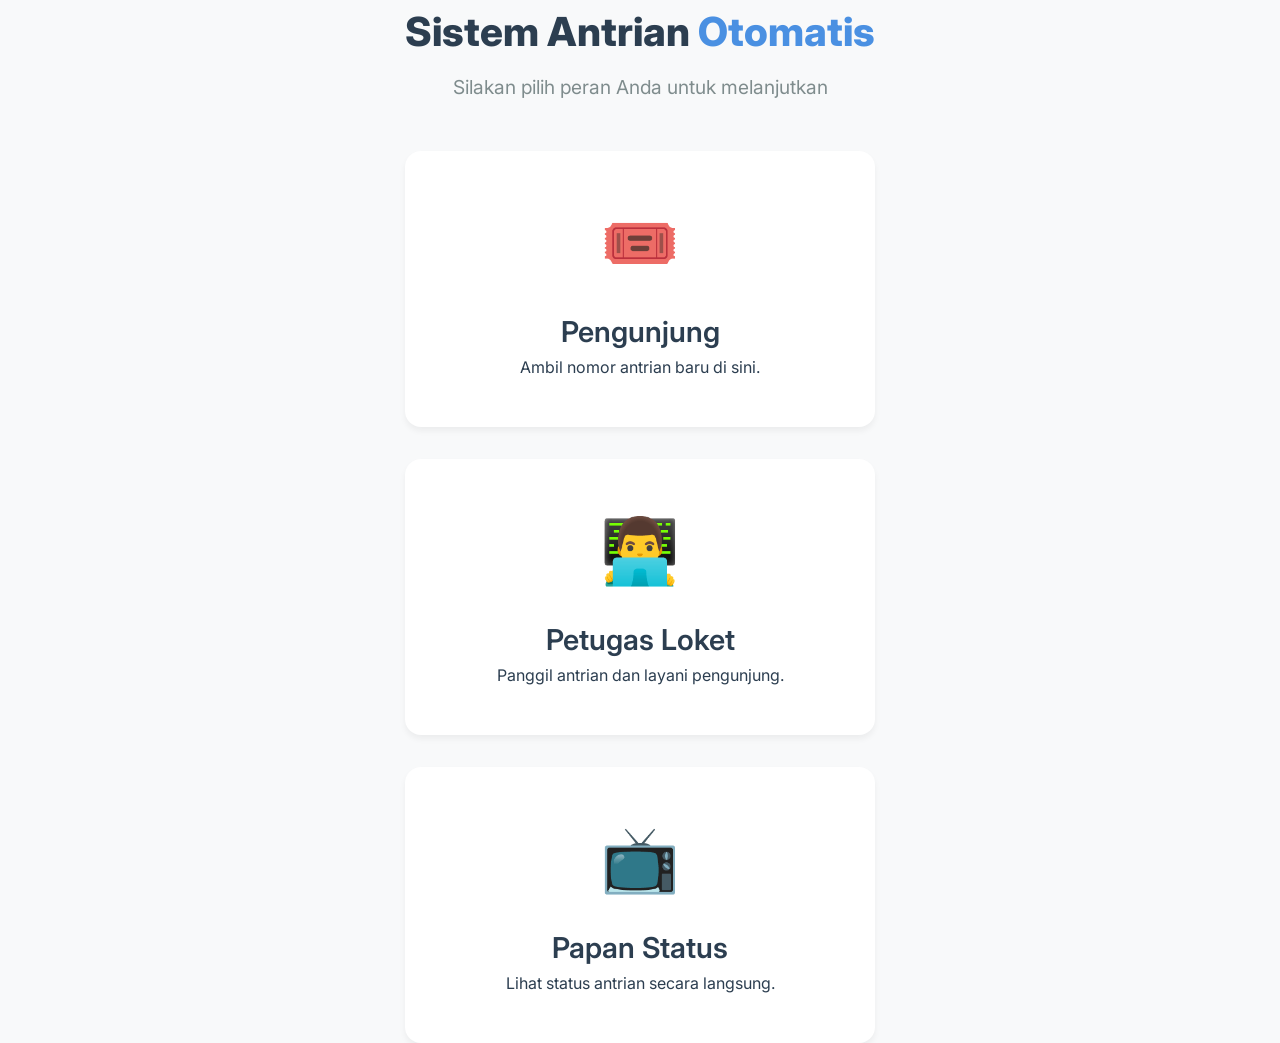
<file: web/index.html>
<!DOCTYPE html>
<html lang="id">
<head>
    <meta charset="UTF-8">
    <meta name="viewport" content="width=device-width, initial-scale=1.0">
    <title>Sistem Antrian SMANBA</title>
    <link rel="stylesheet" href="style.css">
    <link href="https://fonts.googleapis.com/css2?family=Inter:wght@400;600;800&display=swap" rel="stylesheet">
</head>
<body class="index-body">
    <div class="container text-center">
        <h1 class="main-title">Sistem Antrian <span class="highlight">Otomatis</span></h1>
        <p class="subtitle">Silakan pilih peran Anda untuk melanjutkan</p>
        
        <div class="card-grid">
            <a href="user.html" class="role-card user-card">
                <div class="icon">🎟️</div>
                <h2>Pengunjung</h2>
                <p>Ambil nomor antrian baru di sini.</p>
            </a>
            
            <a href="admin.html" class="role-card admin-card">
                <div class="icon">👨‍💻</div>
                <h2>Petugas Loket</h2>
                <p>Panggil antrian dan layani pengunjung.</p>
            </a>
            
            <a href="display.html" class="role-card display-card">
                <div class="icon">📺</div>
                <h2>Papan Status</h2>
                <p>Lihat status antrian secara langsung.</p>
            </a>
        </div>
    </div>
</body>
</html>
</file>
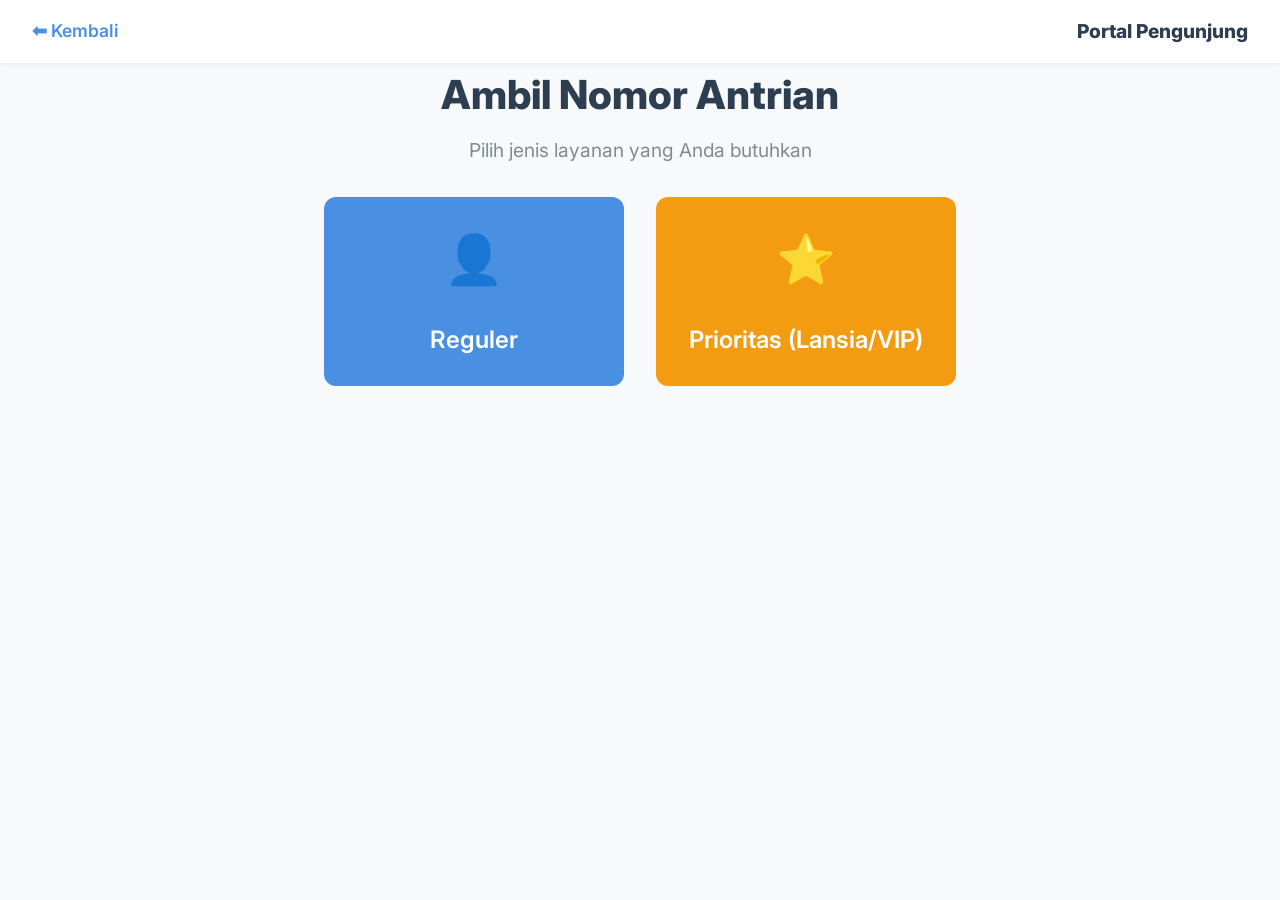
<file: web/user.html>
<!DOCTYPE html>
<html lang="id">
<head>
    <meta charset="UTF-8">
    <meta name="viewport" content="width=device-width, initial-scale=1.0">
    <title>Ambil Antrian</title>
    <link rel="stylesheet" href="style.css">
    <link href="https://fonts.googleapis.com/css2?family=Inter:wght@400;600;800&display=swap" rel="stylesheet">
</head>
<body>
    <nav class="navbar">
        <a href="index.html" class="back-btn">⬅ Kembali</a>
        <div class="nav-title">Portal Pengunjung</div>
    </nav>

    <div class="container text-center mt-xl">
        <h1>Ambil Nomor Antrian</h1>
        <p class="subtitle mb-l">Pilih jenis layanan yang Anda butuhkan</p>

        <div class="action-grid">
            <button class="btn btn-primary btn-large" onclick="ambilAntrian('reguler')">
                <span class="icon-large">👤</span>
                <br>Reguler
            </button>
            <button class="btn btn-warning btn-large" onclick="ambilAntrian('prioritas')">
                <span class="icon-large">⭐</span>
                <br>Prioritas (Lansia/VIP)
            </button>
        </div>

        <div id="result-box" class="result-box hidden">
            <p>Nomor Antrian Anda:</p>
            <h2 id="nomor-anda" class="huge-number">--</h2>
            <p id="tipe-anda" class="badge">--</p>
            <p class="mt-m text-muted">Silakan duduk dan tunggu nomor Anda dipanggil.</p>
        </div>
    </div>

    <script src="script.js"></script>
</body>
</html>
</file>
<file: web/style.css>
:root {
    --primary: #4A90E2;    /* Soft Blue */
    --primary-dark: #357ABD;
    --success: #2ECC71;    /* Bright Green */
    --warning: #F39C12;    /* Vibrant Orange for priority */
    --bg-color: #F8F9FA;   /* Clean very light grey */
    --text-main: #2C3E50;
    --text-muted: #7F8C8D;
    --white: #FFFFFF;
    --card-shadow: 0 8px 16px rgba(0,0,0,0.1);
}

* {
    box-sizing: border-box;
    margin: 0;
    padding: 0;
    font-family: 'Inter', sans-serif;
}

body {
    background-color: var(--bg-color);
    color: var(--text-main);
    line-height: 1.6;
}

/* Utilities */
.text-center { text-align: center; }
.mt-m { margin-top: 1rem; }
.mt-l { margin-top: 2rem; }
.mt-xl { margin-top: 4rem; }
.mb-l { margin-bottom: 2rem; }
.hidden { display: none; }
.text-primary { color: var(--primary); }
.text-white { color: var(--white); }

/* Navigation */
.navbar {
    background: var(--white);
    padding: 1rem 2rem;
    display: flex;
    align-items: center;
    box-shadow: 0 2px 4px rgba(0,0,0,0.05);
}
.navbar.dark-nav {
    background: #1A252F;
}
.back-btn {
    text-decoration: none;
    color: var(--primary);
    font-weight: 600;
    font-size: 1.1rem;
}
.nav-title {
    margin-left: auto;
    font-weight: 800;
    font-size: 1.2rem;
}

/* Layouts */
.container {
    max-width: 900px;
    margin: 0 auto;
    padding: 0 20px;
}

/* Typography */
h1 { font-size: 2.5rem; font-weight: 800; margin-bottom: 0.5rem; }
h2 { font-size: 1.8rem; font-weight: 600; }
.subtitle { font-size: 1.2rem; color: var(--text-muted); }
.huge-number { font-size: 6rem; font-weight: 800; line-height: 1; margin: 1rem 0; }
.mega-number { font-size: 12rem; font-weight: 800; line-height: 1; color: var(--primary); margin: 0; }
.highlight { color: var(--primary); }

/* Buttons */
.btn {
    border: none;
    border-radius: 12px;
    padding: 1rem 2rem;
    font-size: 1.2rem;
    font-weight: 600;
    cursor: pointer;
    transition: transform 0.2s, box-shadow 0.2s;
    display: inline-block;
}
.btn:hover {
    transform: translateY(-3px);
    box-shadow: var(--card-shadow);
}
.btn:active {
    transform: translateY(1px);
}
.btn-primary { background: var(--primary); color: var(--white); }
.btn-warning { background: var(--warning); color: var(--white); }
.btn-success { background: var(--success); color: var(--white); }
.btn-large { padding: 2rem; font-size: 1.5rem; width: 100%; max-width: 300px; }
.btn-full { width: 100%; padding: 1.5rem; font-size: 1.5rem; }
.icon-large { font-size: 3rem; display: block; margin-bottom: 0.5rem; }

/* Index / Landing Page */
.index-body {
    display: flex;
    align-items: center;
    justify-content: center;
    min-height: 100vh;
}
.card-grid {
    display: grid;
    grid-template-columns: repeat(auto-fit, minmax(250px, 1fr));
    gap: 2rem;
    margin-top: 3rem;
}
.role-card {
    background: var(--white);
    border-radius: 16px;
    padding: 2.5rem 1.5rem;
    text-decoration: none;
    color: var(--text-main);
    box-shadow: 0 4px 6px rgba(0,0,0,0.05);
    transition: all 0.3s ease;
    border-bottom: 6px solid transparent;
}
.role-card:hover {
    transform: translateY(-10px);
    box-shadow: var(--card-shadow);
}
.role-card .icon { font-size: 4rem; margin-bottom: 1rem; }
.user-card:hover { border-color: var(--primary); }
.admin-card:hover { border-color: var(--success); }
.display-card:hover { border-color: var(--warning); }

/* User Page */
.action-grid {
    display: flex;
    justify-content: center;
    gap: 2rem;
    flex-wrap: wrap;
}
.result-box {
    background: var(--white);
    border-radius: 16px;
    padding: 3rem;
    margin-top: 3rem;
    box-shadow: var(--card-shadow);
    border: 2px dashed var(--primary);
}
.badge {
    display: inline-block;
    padding: 0.5rem 1rem;
    border-radius: 50px;
    background: #E8F0FE;
    color: var(--primary-dark);
    font-weight: 600;
    text-transform: uppercase;
    letter-spacing: 1px;
}
.large-badge { font-size: 1.5rem; padding: 0.8rem 2rem; }

/* Admin Page */
.grid-admin {
    display: grid;
    grid-template-columns: 1fr 1fr;
    gap: 2rem;
}
@media (max-width: 768px) {
    .grid-admin { grid-template-columns: 1fr; }
}
.panel {
    background: var(--white);
    border-radius: 16px;
    padding: 2rem;
    box-shadow: var(--card-shadow);
}
.current-call-box {
    background: #E8F0FE;
    border-radius: 16px;
    padding: 2rem;
}
.waiting-list {
    list-style: none;
    margin-top: 1rem;
}
.waiting-list li {
    padding: 1rem;
    border-bottom: 1px solid #EEE;
    display: flex;
    justify-content: space-between;
    align-items: center;
    font-size: 1.2rem;
}

/* Display Page */
.display-body { background: #1A252F; height: 100vh; overflow: hidden; }
.display-container {
    display: flex;
    height: calc(100vh - 60px);
}
.call-section {
    flex: 2;
    display: flex;
    flex-direction: column;
    justify-content: center;
    align-items: center;
    padding: 2rem;
}
.call-card {
    background: var(--white);
    border-radius: 30px;
    padding: 4rem;
    text-align: center;
    box-shadow: 0 20px 40px rgba(0,0,0,0.3);
    width: 80%;
    max-width: 600px;
}
.waiting-section {
    flex: 1;
    background: #2C3E50;
    padding: 2rem;
    overflow-y: auto;
    border-left: 2px solid #34495E;
}
.display-title {
    color: #BDC3C7;
    text-align: center;
    margin-bottom: 2rem;
    letter-spacing: 2px;
}
.waiting-cards .card {
    background: var(--white);
    border-radius: 12px;
    padding: 1.5rem;
    margin-bottom: 1rem;
    display: flex;
    justify-content: space-between;
    align-items: center;
    font-size: 1.5rem;
    font-weight: bold;
}
.badge-prioritas { background: var(--warning); color: white; padding: 0.3rem 0.8rem; border-radius: 8px; font-size: 1rem; }
.badge-reguler { background: var(--primary); color: white; padding: 0.3rem 0.8rem; border-radius: 8px; font-size: 1rem; }

/* Animations */
@keyframes pulse {
    0% { transform: scale(1); }
    50% { transform: scale(1.05); }
    100% { transform: scale(1); }
}
.pulse-anim { animation: pulse 2s infinite; }
</file>
